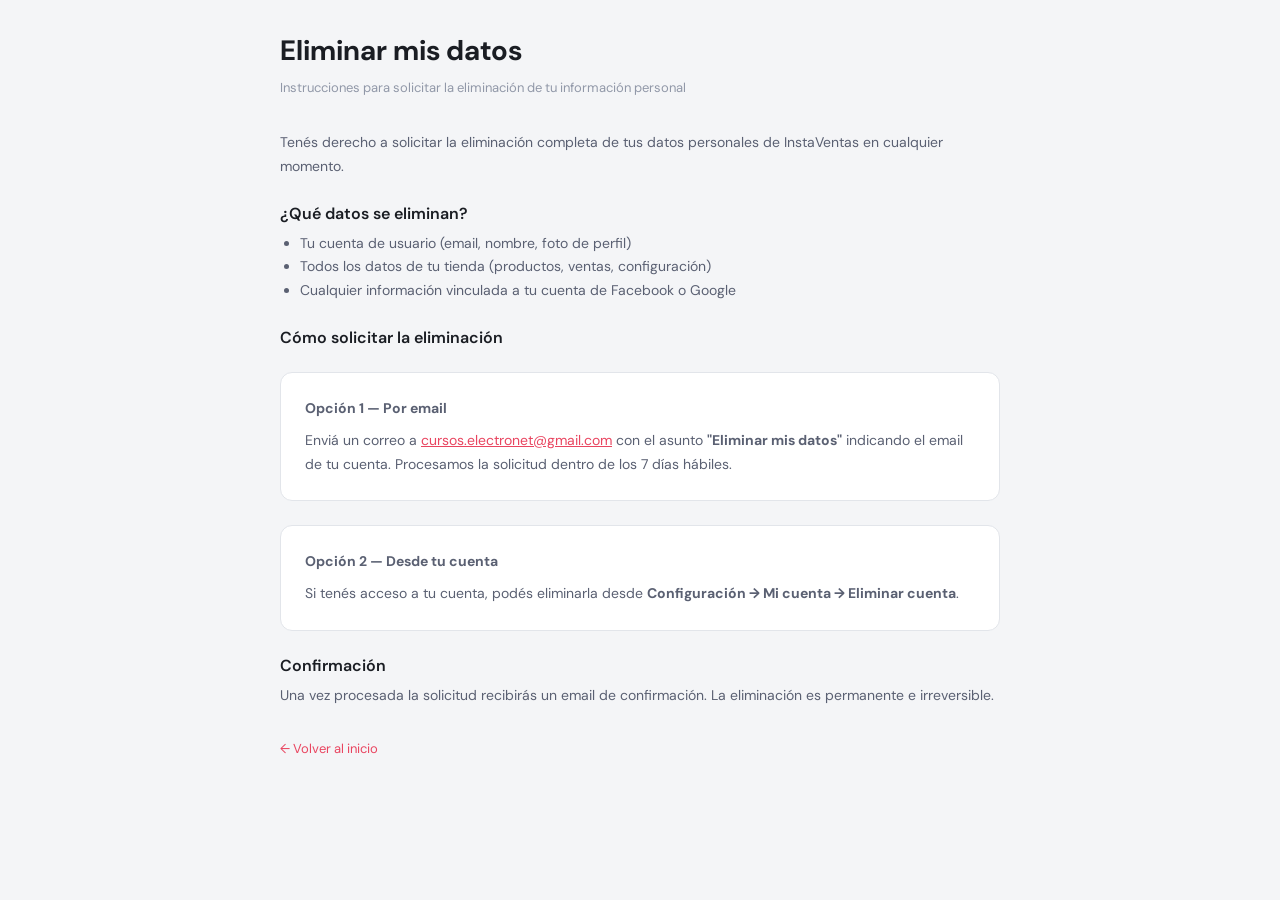
<file: delete.html>
<!DOCTYPE html>
<html lang="es">
<head>
  <meta charset="UTF-8" />
  <meta name="viewport" content="width=device-width, initial-scale=1.0" />
  <title>Eliminar mis datos — InstaVentas</title>
  <link rel="stylesheet" href="https://fonts.googleapis.com/css2?family=DM+Sans:wght@400;500;600&display=swap" />
  <link rel="icon" href="logo.svg" type="image/svg+xml" />
  <link rel="stylesheet" href="css/variables.css" />
  <style>
    *, *::before, *::after { box-sizing: border-box; margin: 0; padding: 0; }
    body {
      font-family: 'DM Sans', sans-serif;
      background: var(--color-bg);
      color: var(--color-text);
      min-height: 100vh;
      padding: 2rem 1rem;
    }
    .container {
      max-width: 720px;
      margin: 0 auto;
    }
    h1 {
      font-size: 28px;
      font-weight: 700;
      margin-bottom: 0.5rem;
    }
    .subtitle {
      font-size: 13px;
      color: var(--color-text-3);
      margin-bottom: 2rem;
    }
    h2 {
      font-size: 16px;
      font-weight: 600;
      margin: 1.5rem 0 0.5rem;
    }
    p, li {
      font-size: 14px;
      line-height: 1.7;
      color: var(--color-text-2);
    }
    ul {
      padding-left: 1.25rem;
      margin-top: 0.25rem;
    }
    .card {
      background: var(--color-bg-2);
      border: 1px solid var(--color-border);
      border-radius: 12px;
      padding: 1.5rem;
      margin-top: 1.5rem;
    }
    a { color: var(--color-primary); }
    .back {
      display: inline-block;
      margin-top: 2rem;
      font-size: 13px;
      color: var(--color-primary);
      text-decoration: none;
    }
  </style>
</head>
<body>
<div class="container">
  <h1>Eliminar mis datos</h1>
  <p class="subtitle">Instrucciones para solicitar la eliminación de tu información personal</p>

  <p>Tenés derecho a solicitar la eliminación completa de tus datos personales de InstaVentas en cualquier momento.</p>

  <h2>¿Qué datos se eliminan?</h2>
  <ul>
    <li>Tu cuenta de usuario (email, nombre, foto de perfil)</li>
    <li>Todos los datos de tu tienda (productos, ventas, configuración)</li>
    <li>Cualquier información vinculada a tu cuenta de Facebook o Google</li>
  </ul>

  <h2>Cómo solicitar la eliminación</h2>

  <div class="card">
    <p><strong>Opción 1 — Por email</strong></p>
    <p style="margin-top:0.5rem">Enviá un correo a <a href="mailto:cursos.electronet@gmail.com">cursos.electronet@gmail.com</a> con el asunto <strong>"Eliminar mis datos"</strong> indicando el email de tu cuenta. Procesamos la solicitud dentro de los 7 días hábiles.</p>
  </div>

  <div class="card">
    <p><strong>Opción 2 — Desde tu cuenta</strong></p>
    <p style="margin-top:0.5rem">Si tenés acceso a tu cuenta, podés eliminarla desde <strong>Configuración → Mi cuenta → Eliminar cuenta</strong>.</p>
  </div>

  <h2>Confirmación</h2>
  <p>Una vez procesada la solicitud recibirás un email de confirmación. La eliminación es permanente e irreversible.</p>

  <a class="back" href="login.html">← Volver al inicio</a>
</div>
</body>
</html>
</file>
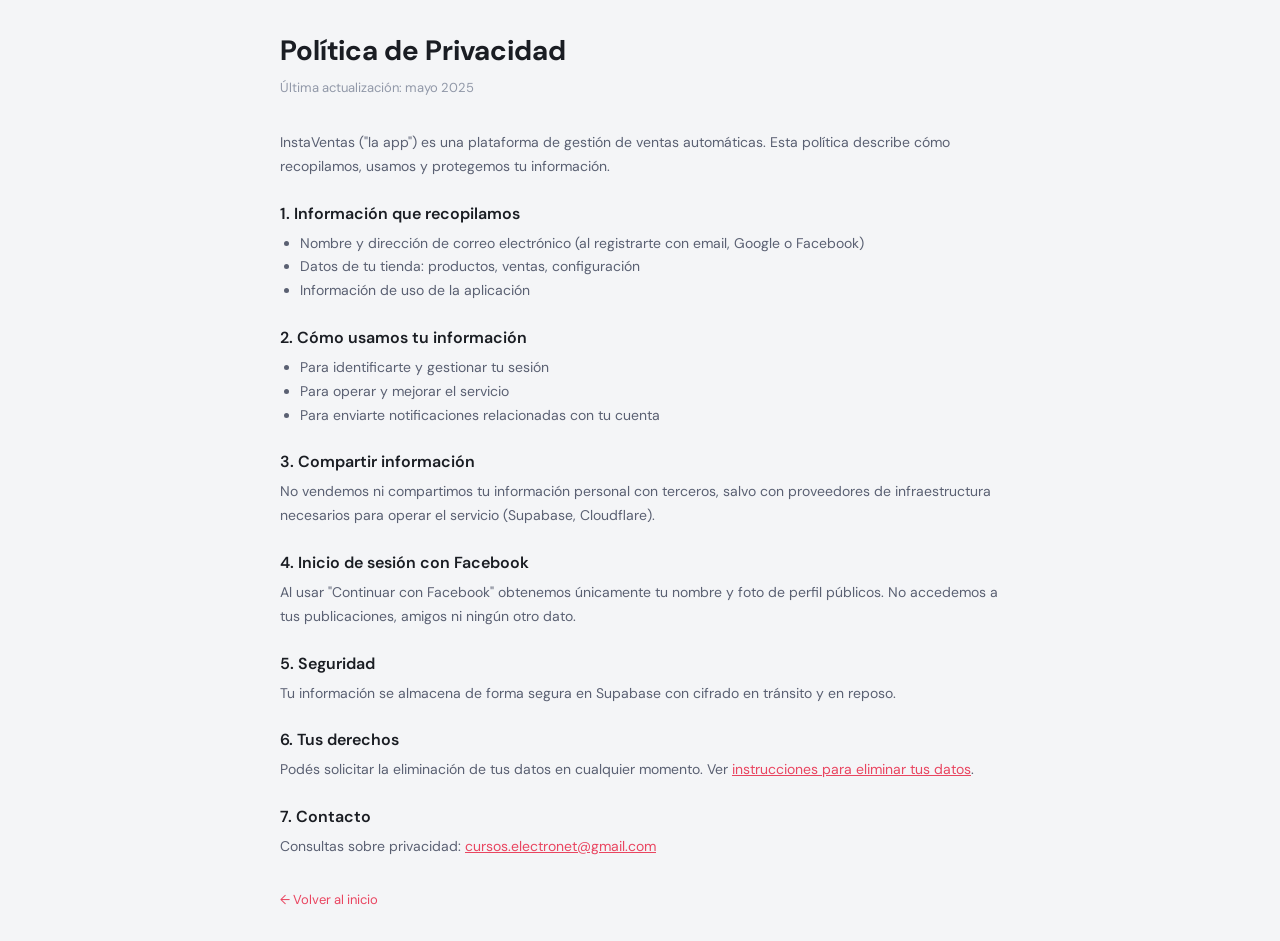
<file: privacy.html>
<!DOCTYPE html>
<html lang="es">
<head>
  <meta charset="UTF-8" />
  <meta name="viewport" content="width=device-width, initial-scale=1.0" />
  <title>Política de Privacidad — InstaVentas</title>
  <link rel="stylesheet" href="https://fonts.googleapis.com/css2?family=DM+Sans:wght@400;500;600&display=swap" />
  <link rel="icon" href="logo.svg" type="image/svg+xml" />
  <link rel="stylesheet" href="css/variables.css" />
  <style>
    *, *::before, *::after { box-sizing: border-box; margin: 0; padding: 0; }
    body {
      font-family: 'DM Sans', sans-serif;
      background: var(--color-bg);
      color: var(--color-text);
      min-height: 100vh;
      padding: 2rem 1rem;
    }
    .container {
      max-width: 720px;
      margin: 0 auto;
    }
    h1 {
      font-size: 28px;
      font-weight: 700;
      margin-bottom: 0.5rem;
    }
    .subtitle {
      font-size: 13px;
      color: var(--color-text-3);
      margin-bottom: 2rem;
    }
    h2 {
      font-size: 16px;
      font-weight: 600;
      margin: 1.5rem 0 0.5rem;
    }
    p, li {
      font-size: 14px;
      line-height: 1.7;
      color: var(--color-text-2);
    }
    ul {
      padding-left: 1.25rem;
      margin-top: 0.25rem;
    }
    a { color: var(--color-primary); }
    .back {
      display: inline-block;
      margin-top: 2rem;
      font-size: 13px;
      color: var(--color-primary);
      text-decoration: none;
    }
  </style>
</head>
<body>
<div class="container">
  <h1>Política de Privacidad</h1>
  <p class="subtitle">Última actualización: mayo 2025</p>

  <p>InstaVentas ("la app") es una plataforma de gestión de ventas automáticas. Esta política describe cómo recopilamos, usamos y protegemos tu información.</p>

  <h2>1. Información que recopilamos</h2>
  <ul>
    <li>Nombre y dirección de correo electrónico (al registrarte con email, Google o Facebook)</li>
    <li>Datos de tu tienda: productos, ventas, configuración</li>
    <li>Información de uso de la aplicación</li>
  </ul>

  <h2>2. Cómo usamos tu información</h2>
  <ul>
    <li>Para identificarte y gestionar tu sesión</li>
    <li>Para operar y mejorar el servicio</li>
    <li>Para enviarte notificaciones relacionadas con tu cuenta</li>
  </ul>

  <h2>3. Compartir información</h2>
  <p>No vendemos ni compartimos tu información personal con terceros, salvo con proveedores de infraestructura necesarios para operar el servicio (Supabase, Cloudflare).</p>

  <h2>4. Inicio de sesión con Facebook</h2>
  <p>Al usar "Continuar con Facebook" obtenemos únicamente tu nombre y foto de perfil públicos. No accedemos a tus publicaciones, amigos ni ningún otro dato.</p>

  <h2>5. Seguridad</h2>
  <p>Tu información se almacena de forma segura en Supabase con cifrado en tránsito y en reposo.</p>

  <h2>6. Tus derechos</h2>
  <p>Podés solicitar la eliminación de tus datos en cualquier momento. Ver <a href="delete.html">instrucciones para eliminar tus datos</a>.</p>

  <h2>7. Contacto</h2>
  <p>Consultas sobre privacidad: <a href="mailto:cursos.electronet@gmail.com">cursos.electronet@gmail.com</a></p>

  <a class="back" href="login.html">← Volver al inicio</a>
</div>
</body>
</html>
</file>
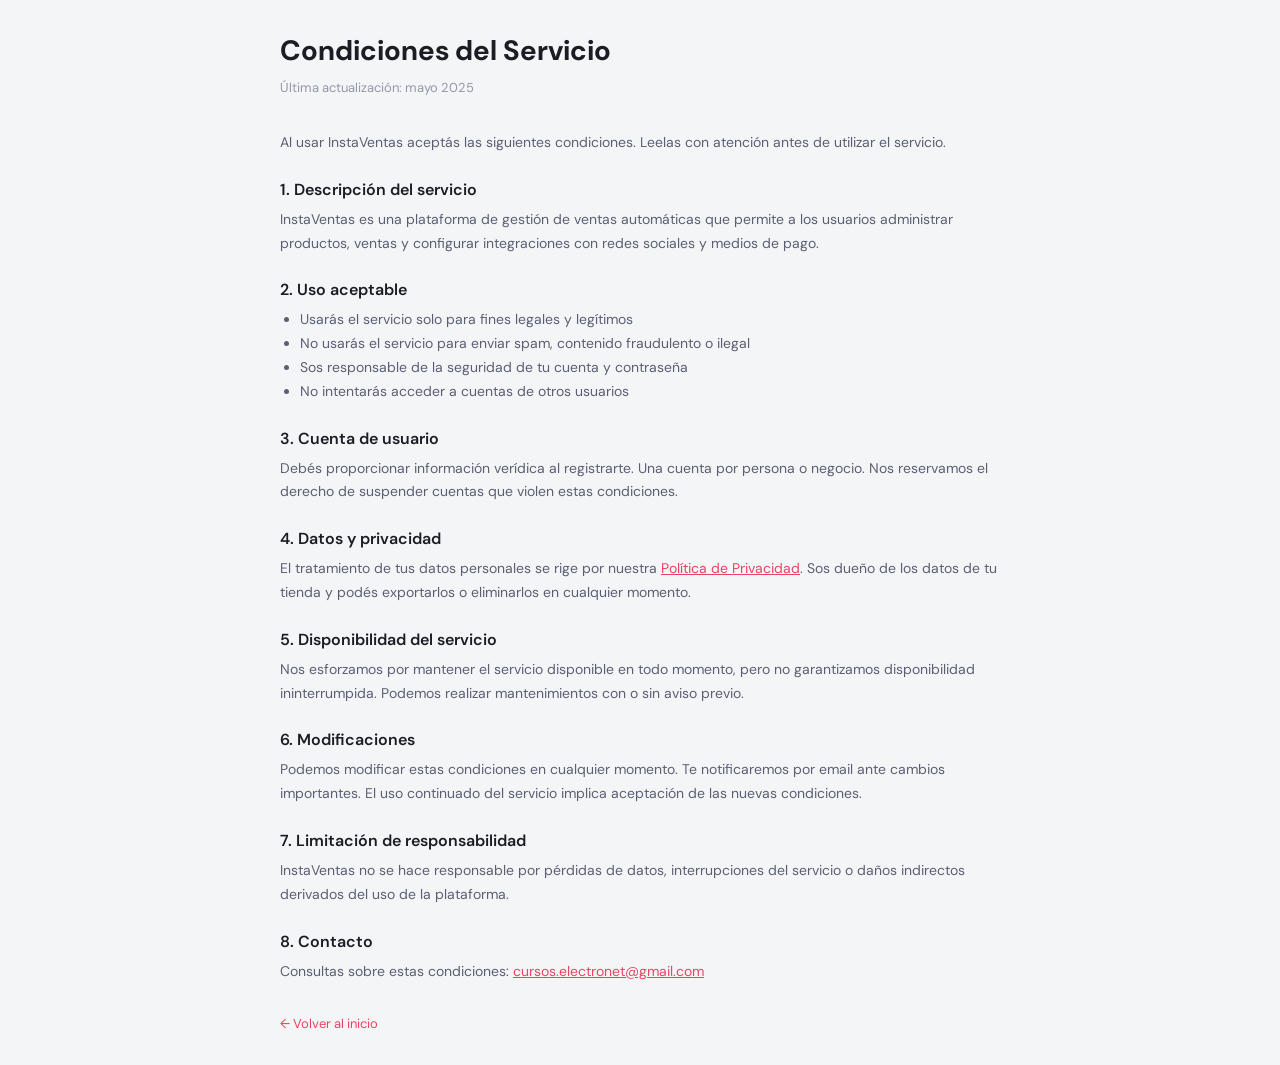
<file: terms.html>
<!DOCTYPE html>
<html lang="es">
<head>
  <meta charset="UTF-8" />
  <meta name="viewport" content="width=device-width, initial-scale=1.0" />
  <title>Condiciones del Servicio — InstaVentas</title>
  <link rel="stylesheet" href="https://fonts.googleapis.com/css2?family=DM+Sans:wght@400;500;600&display=swap" />
  <link rel="icon" href="logo.svg" type="image/svg+xml" />
  <link rel="stylesheet" href="css/variables.css" />
  <style>
    *, *::before, *::after { box-sizing: border-box; margin: 0; padding: 0; }
    body {
      font-family: 'DM Sans', sans-serif;
      background: var(--color-bg);
      color: var(--color-text);
      min-height: 100vh;
      padding: 2rem 1rem;
    }
    .container {
      max-width: 720px;
      margin: 0 auto;
    }
    h1 {
      font-size: 28px;
      font-weight: 700;
      margin-bottom: 0.5rem;
    }
    .subtitle {
      font-size: 13px;
      color: var(--color-text-3);
      margin-bottom: 2rem;
    }
    h2 {
      font-size: 16px;
      font-weight: 600;
      margin: 1.5rem 0 0.5rem;
    }
    p, li {
      font-size: 14px;
      line-height: 1.7;
      color: var(--color-text-2);
    }
    ul {
      padding-left: 1.25rem;
      margin-top: 0.25rem;
    }
    a { color: var(--color-primary); }
    .back {
      display: inline-block;
      margin-top: 2rem;
      font-size: 13px;
      color: var(--color-primary);
      text-decoration: none;
    }
  </style>
</head>
<body>
<div class="container">
  <h1>Condiciones del Servicio</h1>
  <p class="subtitle">Última actualización: mayo 2025</p>

  <p>Al usar InstaVentas aceptás las siguientes condiciones. Leelas con atención antes de utilizar el servicio.</p>

  <h2>1. Descripción del servicio</h2>
  <p>InstaVentas es una plataforma de gestión de ventas automáticas que permite a los usuarios administrar productos, ventas y configurar integraciones con redes sociales y medios de pago.</p>

  <h2>2. Uso aceptable</h2>
  <ul>
    <li>Usarás el servicio solo para fines legales y legítimos</li>
    <li>No usarás el servicio para enviar spam, contenido fraudulento o ilegal</li>
    <li>Sos responsable de la seguridad de tu cuenta y contraseña</li>
    <li>No intentarás acceder a cuentas de otros usuarios</li>
  </ul>

  <h2>3. Cuenta de usuario</h2>
  <p>Debés proporcionar información verídica al registrarte. Una cuenta por persona o negocio. Nos reservamos el derecho de suspender cuentas que violen estas condiciones.</p>

  <h2>4. Datos y privacidad</h2>
  <p>El tratamiento de tus datos personales se rige por nuestra <a href="privacy.html">Política de Privacidad</a>. Sos dueño de los datos de tu tienda y podés exportarlos o eliminarlos en cualquier momento.</p>

  <h2>5. Disponibilidad del servicio</h2>
  <p>Nos esforzamos por mantener el servicio disponible en todo momento, pero no garantizamos disponibilidad ininterrumpida. Podemos realizar mantenimientos con o sin aviso previo.</p>

  <h2>6. Modificaciones</h2>
  <p>Podemos modificar estas condiciones en cualquier momento. Te notificaremos por email ante cambios importantes. El uso continuado del servicio implica aceptación de las nuevas condiciones.</p>

  <h2>7. Limitación de responsabilidad</h2>
  <p>InstaVentas no se hace responsable por pérdidas de datos, interrupciones del servicio o daños indirectos derivados del uso de la plataforma.</p>

  <h2>8. Contacto</h2>
  <p>Consultas sobre estas condiciones: <a href="mailto:cursos.electronet@gmail.com">cursos.electronet@gmail.com</a></p>

  <a class="back" href="login.html">← Volver al inicio</a>
</div>
</body>
</html>
</file>
<file: css/variables.css>
/* ============================================================
   DESIGN TOKENS — Variables globales del sistema
   ============================================================ */

:root {
  /* Paleta primaria */
  --color-primary:        #e94560;
  --color-primary-dark:   #c73250;
  --color-primary-light:  #f06b82;
  --color-primary-bg:     rgba(233, 69, 96, 0.08);

  /* Paleta de fondo */
  --color-bg:             #f4f5f7;
  --color-bg-2:           #ffffff;
  --color-bg-3:           #f0f1f3;

  /* Texto */
  --color-text:           #1a1d23;
  --color-text-2:         #5a6072;
  --color-text-3:         #9198a8;
  --color-text-inv:       #ffffff;

  /* Bordes */
  --color-border:         #e2e5ea;
  --color-border-2:       #d0d4db;

  /* Semáforo */
  --color-green:          #1D9E75;
  --color-green-bg:       #EAF3DE;
  --color-amber:          #BA7517;
  --color-amber-bg:       #FAEEDA;
  --color-red:            #e94560;
  --color-red-bg:         #FCEBEB;
  --color-blue:           #185FA5;
  --color-blue-bg:        #E6F1FB;
  --color-purple:         #7c3aed;
  --color-purple-bg:      #ede9fe;

  /* Radios */
  --radius-sm:   4px;
  --radius-md:   8px;
  --radius-lg:   12px;
  --radius-xl:   16px;
  --radius-full: 999px;

  /* Sombras */
  --shadow-sm:  0 1px 2px rgba(0,0,0,0.05);
  --shadow-md:  0 4px 12px rgba(0,0,0,0.08);
  --shadow-lg:  0 8px 24px rgba(0,0,0,0.12);

  /* Transiciones */
  --transition: 0.15s ease;
}

/* Dark mode (si el sistema prefiere oscuro) */
@media (prefers-color-scheme: dark) {
  :root {
    --color-bg:      #0f1117;
    --color-bg-2:    #1a1d23;
    --color-bg-3:    #232730;
    --color-text:    #e8eaf0;
    --color-text-2:  #8b91a0;
    --color-text-3:  #555c6e;
    --color-border:  #2a2e38;
    --color-border-2:#3a3f4e;
    --color-green-bg:   rgba(29,158,117,0.12);
    --color-amber-bg:   rgba(186,117,23,0.12);
    --color-red-bg:     rgba(233,69,96,0.12);
    --color-blue-bg:    rgba(24,95,165,0.12);
    --color-purple-bg:  rgba(124,58,237,0.12);
  }
}
</file>
